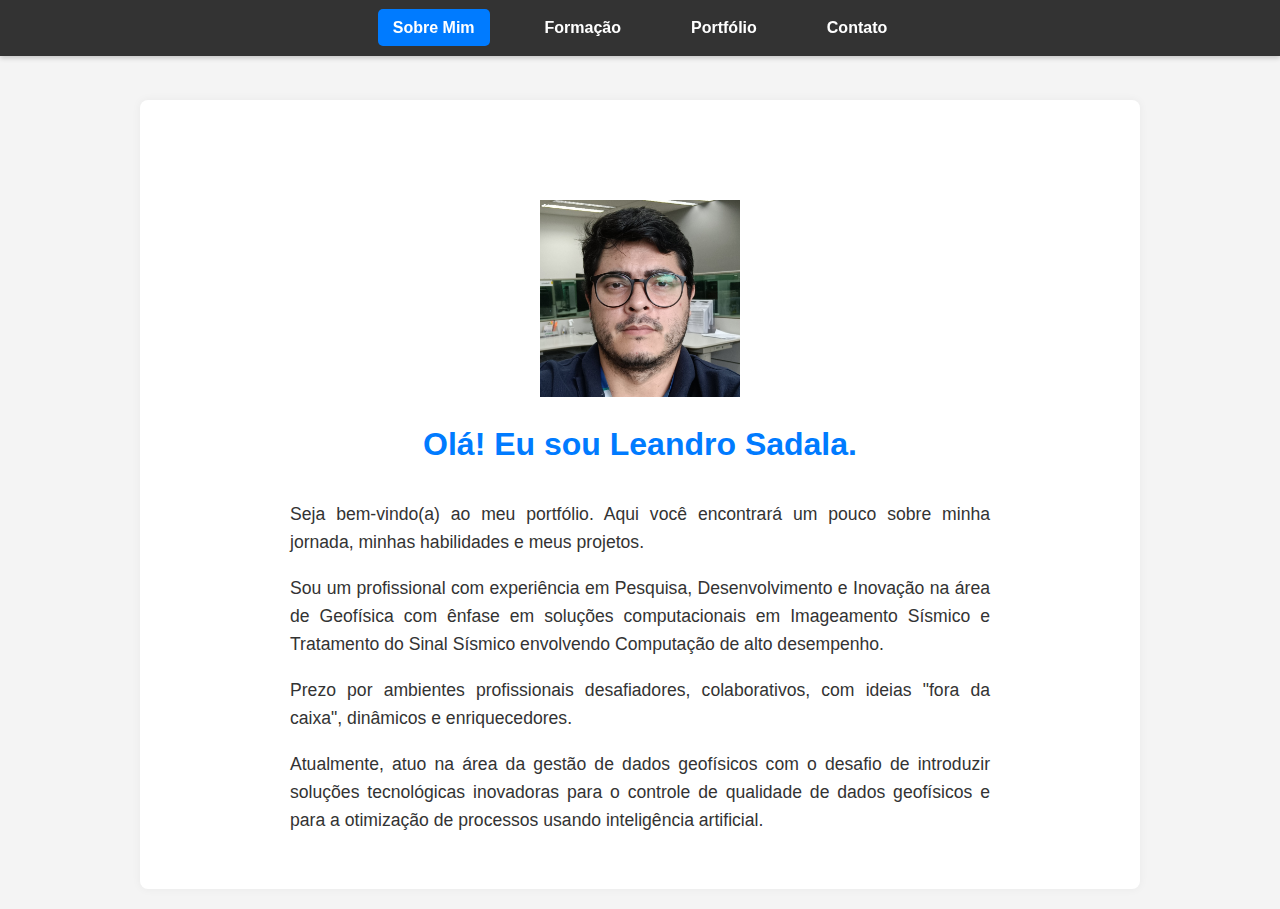
<file: index.html>
<!DOCTYPE html5>
<html lang="pt-BR">
<head>
    <meta charset="UTF-8">
    <meta name="viewport" content="width=device-width, initial-scale=1.0">
    <title>Meu Portfólio - Sobre Mim</title>
    <link rel="stylesheet" href="style.css">
</head>
<body>
	<!-- barra de navegação -->
    <header class="navbar">
        <nav>
            <ul>
                <li><a href="index.html" class="active">Sobre Mim</a></li>
                <li><a href="formacao.html">Formação</a></li>
                <li><a href="portfolio.html">Portfólio</a></li>
                <li><a href="contato.html">Contato</a></li>
            </ul>
        </nav>
    </header>

	<!-- página inicial -->
    <main>
        <section id="sobre-mim" class="conteudo-pagina">
			<img src="imagens/foto.jpg" width=200 alt="foto">
            <h1>Olá! Eu sou Leandro Sadala.</h1>
            <p>Seja bem-vindo(a) ao meu portfólio. Aqui você encontrará um pouco sobre minha jornada, minhas habilidades e meus projetos.</p>
			<p>Sou um profissional com experiência em Pesquisa, Desenvolvimento e Inovação na área de Geofísica com ênfase em soluções computacionais 
					em Imageamento Sísmico e Tratamento do Sinal Sísmico envolvendo Computação de alto desempenho.
			</p>
			<p>Prezo por ambientes profissionais desafiadores, colaborativos, com ideias "fora da caixa", dinâmicos e enriquecedores.</p>
			<p>Atualmente, atuo na área da gestão de dados geofísicos com o desafio de introduzir soluções tecnológicas inovadoras para o controle de 
					qualidade de dados geofísicos e para a otimização de processos usando inteligência artificial.
			</p>
        </section>
    </main>
</body>
</html>
</file>
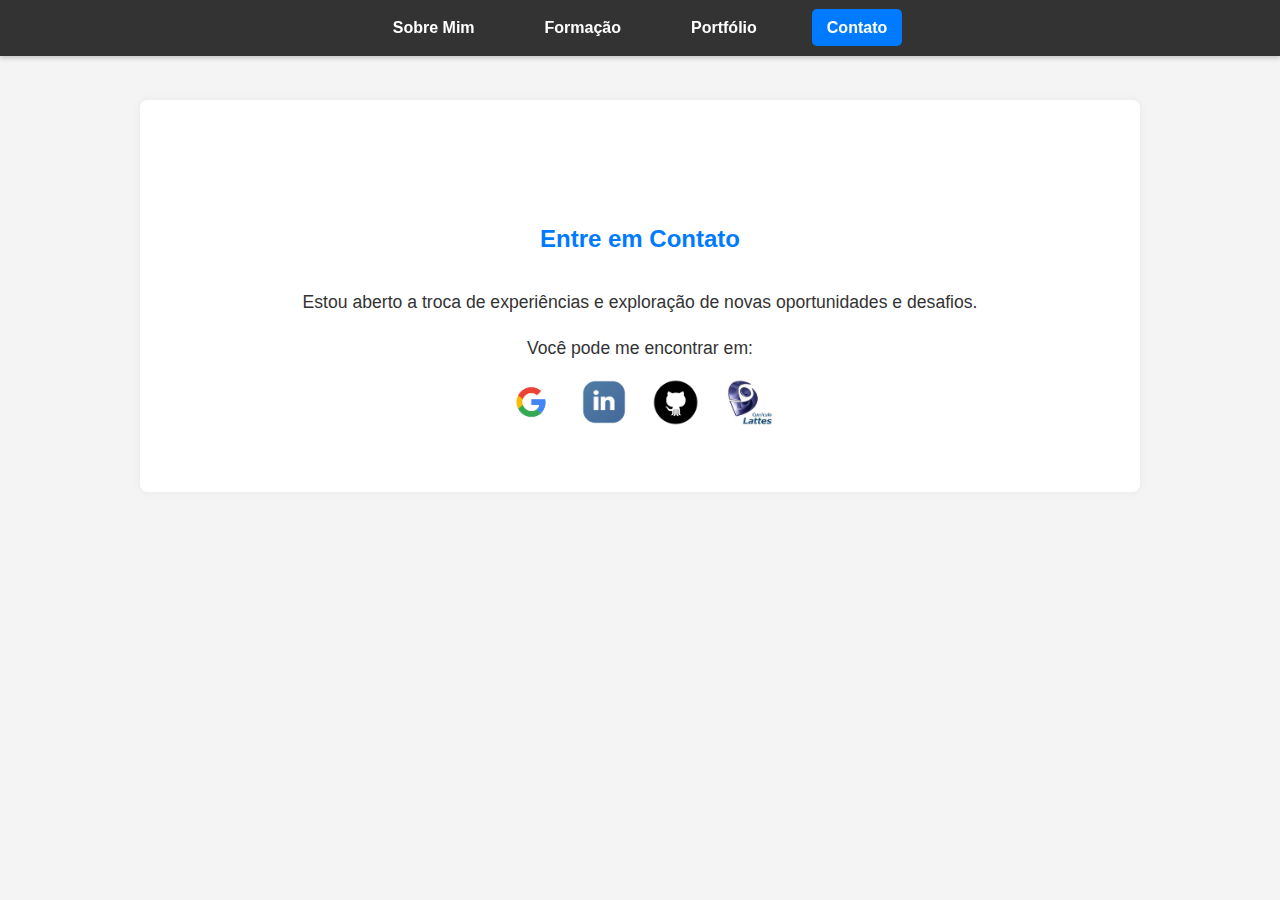
<file: contato.html>
<!DOCTYPE html5>
<html lang="pt-BR">
<head>
    <meta charset="UTF-8">
    <meta name="viewport" content="width=device-width, initial-scale=1.0">
    <title>Meu Portfólio - Contato</title>
    <link rel="stylesheet" href="style.css">
</head>
<body>
	<!-- barra de navegação -->
    <header class="navbar">
        <nav>
            <ul>
                <li><a href="index.html">Sobre Mim</a></li>
                <li><a href="formacao.html">Formação</a></li>
                <li><a href="portfolio.html">Portfólio</a></li>
                <li><a href="contato.html" class="active">Contato</a></li>
            </ul>
        </nav>
    </header>
    
    <!-- página de contato -->
    <main>
        <section id="contato" class="conteudo-pagina">
            <h2>Entre em Contato</h2>
            <p>Estou aberto a troca de experiências e exploração de novas oportunidades e desafios.</p>
            <p>Você pode me encontrar em:</p>
            <ul>
                <li>
					<a href="mailto:leandro.sadala@gmail.com">
						<img src="imagens/gmail.png" width=48 alt="E-mail">
					</a>
				</li>
                <li>
					<a href="https://www.google.com/url?sa=t&source=web&rct=j&opi=89978449&url=https://br.linkedin.com/in/leandro-sadala-a68b54294&ved=2ahUKEwiZqorGwqiOAxWPspUCHVePNbcQFnoECBkQAQ&usg=AOvVaw3l71Zfhxln6_t8220SiiUT">
						<img src="imagens/linkedin.png" width=48 alt="LinkedIn">
					</a>
				</li>
                <li>
					<a href="https://github.com/leandrosadala">
						<img src="imagens/github.png" width=48 alt="GitHub">
					</a>
				</li>
				<li>
					<a href="https://buscatextual.cnpq.br/buscatextual/visualizacv.do?id=K4584924Z6&tokenCaptchar=[base64]">
						<img src="imagens/lattes.jpg" width=48 alt="Plataforma Lattes">
					</a>
				</li>
            </ul>
        </section>
    </main>
</body>
</html>
</file>
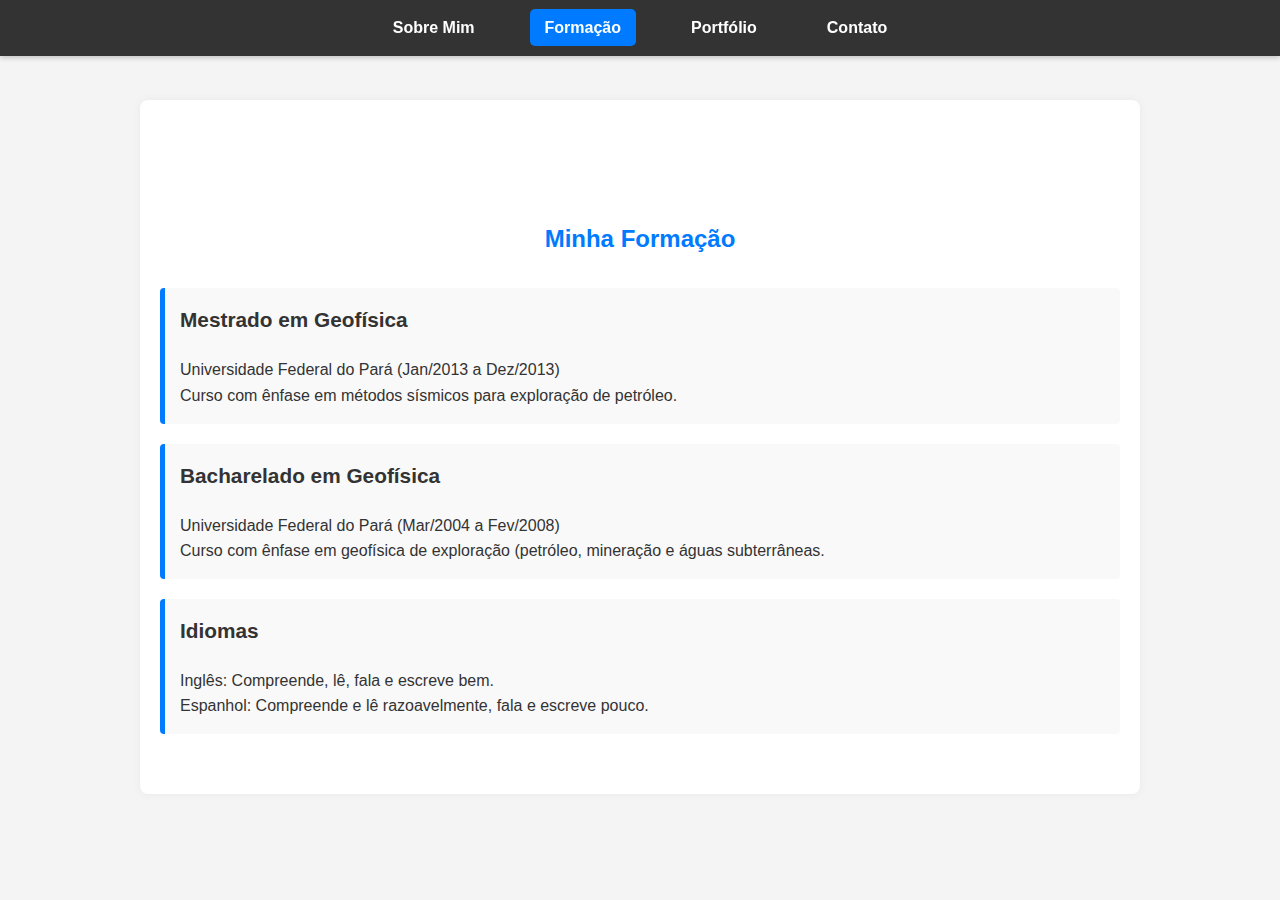
<file: formacao.html>
<!DOCTYPE html5>
<html lang="pt-BR">
<head>
    <meta charset="UTF-8">
    <meta name="viewport" content="width=device-width, initial-scale=1.0">
    <title>Meu Portfólio - Formação Educacional</title>
    <link rel="stylesheet" href="style.css">
</head>
<body>
	<!-- barra de navegação -->
    <header class="navbar">
        <nav>
            <ul>
                <li><a href="index.html">Sobre Mim</a></li>
                <li><a href="formacao.html" class="active">Formação</a></li>
                <li><a href="portfolio.html">Portfólio</a></li>
                <li><a href="contato.html">Contato</a></li>
            </ul>
        </nav>
    </header>

	<!-- página de formações -->
    <main>
        <section id="formacoes" class="conteudo-pagina">
            <h2>Minha Formação</h2>
            <div class="formacao">
                <h3>Mestrado em Geofísica</h3>
                <p>Universidade Federal do Pará (Jan/2013 a Dez/2013)</p>
                <p>Curso com ênfase em métodos sísmicos para exploração de petróleo.</p>
            </div>
            <div class="formacao">
                <h3>Bacharelado em Geofísica</h3>
                <p>Universidade Federal do Pará (Mar/2004 a Fev/2008)</p>
                <p>Curso com ênfase em geofísica de exploração (petróleo, mineração e águas subterrâneas.</p>
            </div>
            <div class="formacao">
                <h3>Idiomas</h3>
                <p>Inglês: Compreende, lê, fala e escreve bem.</p>
                <p>Espanhol: Compreende e lê razoavelmente, fala e escreve pouco.</p>
            </div>
        </section>
    </main>
</body>
</html>
</file>
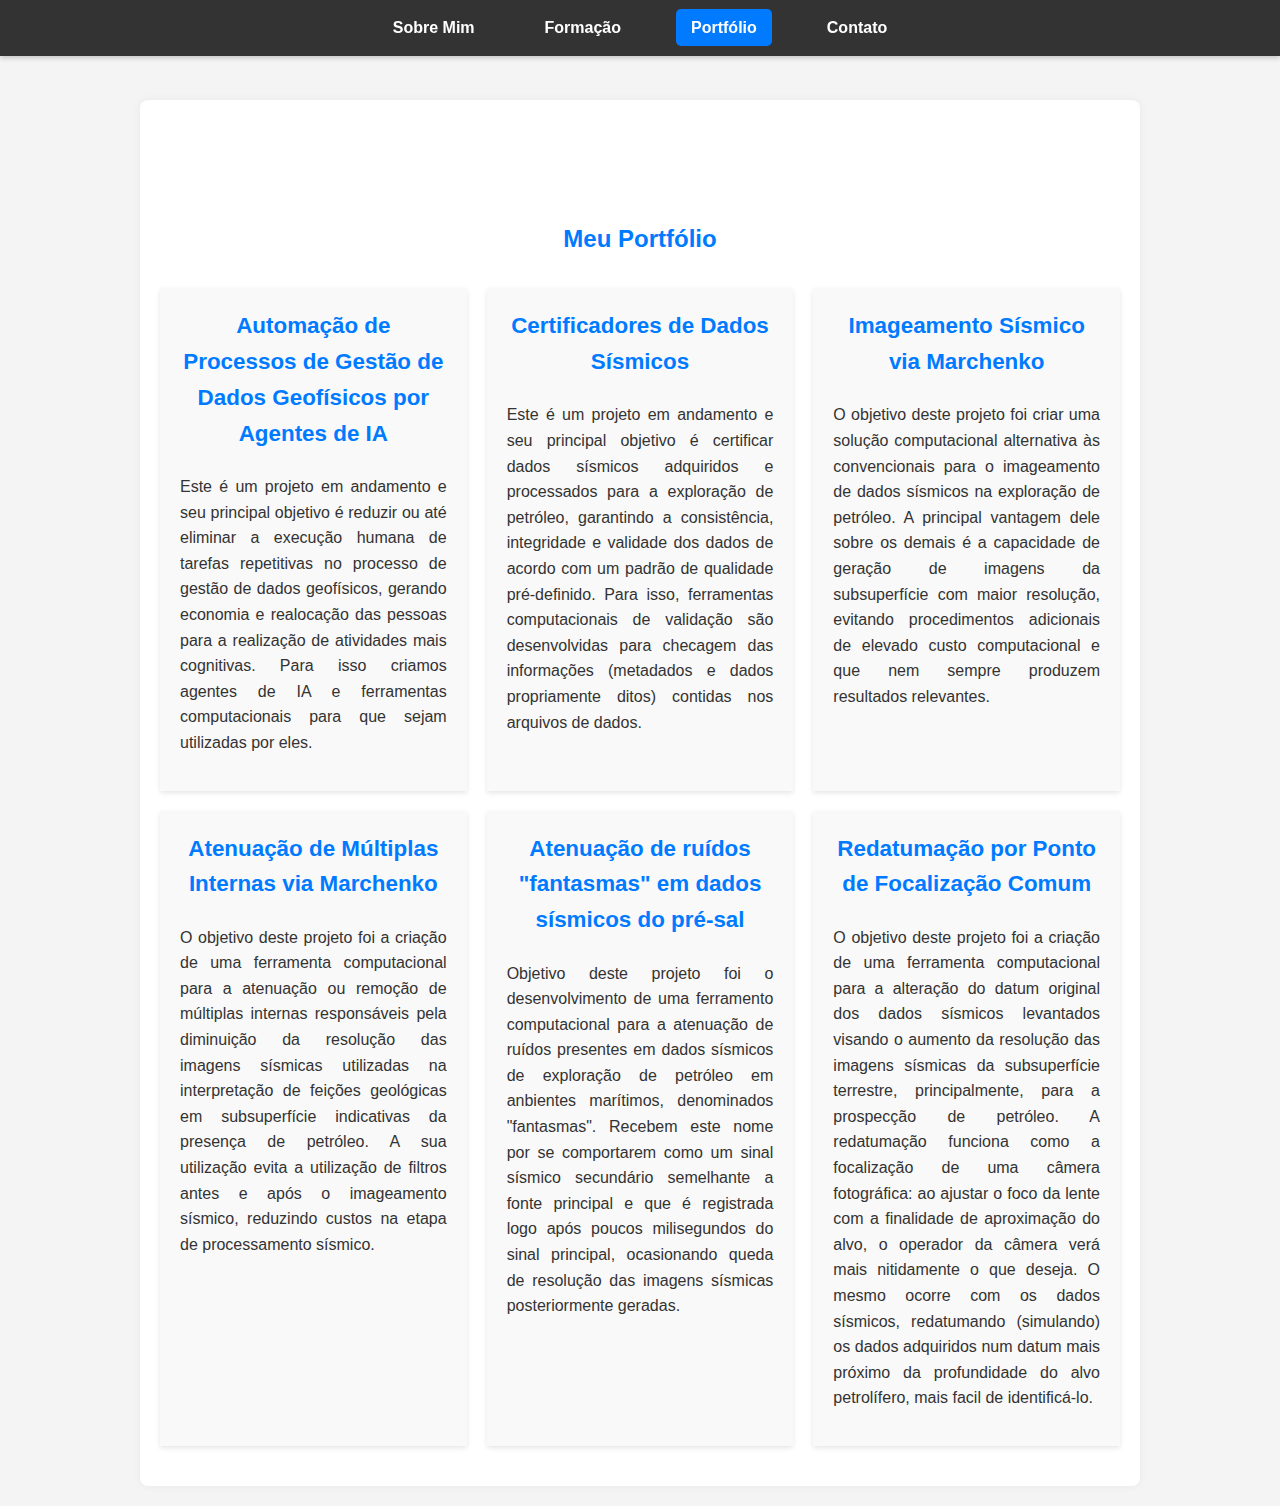
<file: portfolio.html>
<!DOCTYPE html5>
<html lang="pt-BR">
<head>
    <meta charset="UTF-8">
    <meta name="viewport" content="width=device-width, initial-scale=1.0">
    <title>Meu Portfólio - Projetos</title>
    <link rel="stylesheet" href="style.css">
</head>
<body>
	<!-- barra de navegação -->
    <header class="navbar">
        <nav>
            <ul>
                <li><a href="index.html">Sobre Mim</a></li>
                <li><a href="formacao.html">Formação</a></li>
                <li><a href="portfolio.html" class="active">Portfólio</a></li>
                <li><a href="contato.html">Contato</a></li>
            </ul>
        </nav>
    </header>
    
    <!-- página de projetos -->
    <main>
        <section id="portfolio" class="conteudo-pagina">
            <h2>Meu Portfólio</h2>
            <div class="projetos">
                <div class="projeto">
                    <h3>Automação de Processos de Gestão de Dados Geofísicos por Agentes de IA</h3>
                    <p>Este é um projeto em andamento e seu principal objetivo é reduzir ou até eliminar a execução humana de tarefas repetitivas 
							no processo de gestão de dados geofísicos, gerando economia e realocação das pessoas para a realização de atividades mais cognitivas. 
							Para isso criamos agentes de IA e ferramentas computacionais para que sejam utilizadas por eles.</p>
                </div>
                <div class="projeto">
                    <h3>Certificadores de Dados Sísmicos</h3>
                    <p>Este é um projeto em andamento e seu principal objetivo é certificar dados sísmicos adquiridos e processados para a exploração de 
						petróleo, garantindo a consistência, integridade e validade dos dados de acordo com um padrão de qualidade pré-definido. Para isso, 
						ferramentas computacionais de validação são desenvolvidas para checagem das informações (metadados e dados propriamente ditos) 
						contidas nos arquivos de dados.</p>
                </div>
                <div class="projeto">
                    <h3>Imageamento Sísmico via Marchenko</h3>
                    <p>O objetivo deste projeto foi criar uma solução computacional alternativa às convencionais para o imageamento de dados sísmicos 
							na exploração de petróleo. A principal vantagem dele sobre os demais é a capacidade de geração de imagens da subsuperfície com 
							maior resolução, evitando procedimentos adicionais de elevado custo computacional e que nem sempre produzem resultados relevantes.</p>
                </div>
                <div class="projeto">
                    <h3>Atenuação de Múltiplas Internas via Marchenko</h3>
                    <p>O objetivo deste projeto foi a criação de uma ferramenta computacional para a atenuação ou remoção de múltiplas internas responsáveis 
							pela diminuição da resolução das imagens sísmicas utilizadas na interpretação de feições geológicas em subsuperfície indicativas da 
							presença de petróleo. A sua utilização evita a utilização de filtros antes e após o imageamento sísmico, reduzindo custos na etapa de 
							processamento sísmico.</p>
                </div>
                <div class="projeto">
					<h3>Atenuação de ruídos "fantasmas" em dados sísmicos do pré-sal</h3>
					<p>Objetivo deste projeto foi o desenvolvimento de uma ferramento computacional para a atenuação de ruídos presentes em dados sísmicos 
							de exploração de petróleo em anbientes marítimos, denominados "fantasmas". Recebem este nome por se comportarem como um sinal sísmico 
							secundário semelhante a fonte principal e que é registrada logo após poucos milisegundos do sinal principal, ocasionando queda de resolução 
							das imagens sísmicas posteriormente geradas.</p>
                </div>
                <div class="projeto">
					<h3>Redatumação por Ponto de Focalização Comum</h3>
					<p>O objetivo deste projeto foi a criação de uma ferramenta computacional para a alteração do datum original dos dados sísmicos levantados 
							visando o aumento da resolução das imagens sísmicas da subsuperfície terrestre, principalmente, para a prospecção de petróleo. A 
							redatumação funciona como a focalização de uma câmera fotográfica: ao ajustar o foco da lente com a finalidade de aproximação do alvo, 
							o operador da câmera verá mais nitidamente o que deseja. O mesmo ocorre com os dados sísmicos, redatumando (simulando) os dados 
							adquiridos num datum mais próximo da profundidade do alvo petrolífero, mais facil de identificá-lo.</p>
                </div>
            </div>
        </section>
    </main>
</body>
</html>
</file>
<file: style.css>
/* estilos gerais */
body {
    font-family: Arial, sans-serif;
    margin: 0;
    padding: 0;
    box-sizing: border-box;
    background-color: #f4f4f4;
    color: #333;
    line-height: 1.6;
}

a {
    color: #007bff;
    text-decoration: none;
    transition: color 0.3s ease;
}

a:hover {
    color: #0056b3;
}

/* barra de navegação fixa */
.navbar {
    background-color: #333;
    color: white;
    padding: 15px 0;
    position: fixed;
    width: 100%;
    top: 0;
    left: 0;
    z-index: 1000;
    box-shadow: 0 2px 5px rgba(0,0,0,0.2);
}

.navbar nav ul {
    list-style: none;
    padding: 0;
    margin: 0;
    display: flex;
    justify-content: center;
    flex-wrap: wrap;
}

.navbar nav ul li {
    margin: 0 20px;
}

.navbar nav ul li a {
    color: white;
    font-weight: bold;
    padding: 10px 15px;
    border-radius: 5px;
    transition: background-color 0.3s ease;
}

/* estilo para o link da página ativa */
.navbar nav ul li a.active {
    background-color: #007bff; /* destaca o link da página atual */
}

.navbar nav ul li a:hover {
    background-color: #555;
}

/* estilos para o conteúdo de cada página */
.conteudo-pagina {
    padding: 100px 20px 40px;
    margin: 0 auto;
    margin-top: 100px;
    max-width: 960px;
    background-color: white;
    box-shadow: 0 0 10px rgba(0,0,0,0.05);
    margin-bottom: 20px;
    border-radius: 8px;
    text-align: center;
}

h1, h2 {
    color: #007bff;
    margin-bottom: 30px;
}

p {
    margin-bottom: 15px;
    text-align: justify;
    font-size: 1.1rem;
    max-width: 700px;
    margin-left: auto;
    margin-right: auto;
}

/* estilos para itens de formação */
.formacao {
    background-color: #f9f9f9;
    padding: 15px;
    border-left: 5px solid #007bff;
    border-radius: 4px;
    margin-bottom: 20px;
    text-align: left;
}

.formacao h3 {
    margin-top: 0;
    color: #333;
    font-size: 1.3rem;
}

.formacao p {
    font-size: 1rem;
    margin: 0;
    text-align: left;
}

/* estilos para o grid de projetos do portfólio */
.projetos {
    display: grid;
    grid-template-columns: repeat(auto-fit, minmax(280px, 1fr));
    gap: 20px;
}

.projeto {
    background-color: #f9f9f9;
    padding: 20px;
    box-shadow: 0 2px 5px rgba(0,0,0,0.1);
    text-align: center;
}

.projeto h3 {
    color: #007bff;
    margin-top: 0;
    font-size: 1.4rem;
}

.projeto p {
    font-size: 1rem;
    margin-bottom: 15px;
    text-align: justify;
}

/* estilos para a seção de contato */
#contato p {
	text-align: center;
}

#contato ul {
    list-style: none;
    padding: 0;
    text-align: center;
}

#contato ul li {
	display: inline-flex;
	margin: 0 10px;
    margin-bottom: 10px;
    font-size: 1.1rem;
}

#contato ul li a {
    color: #007bff;
}
</file>
